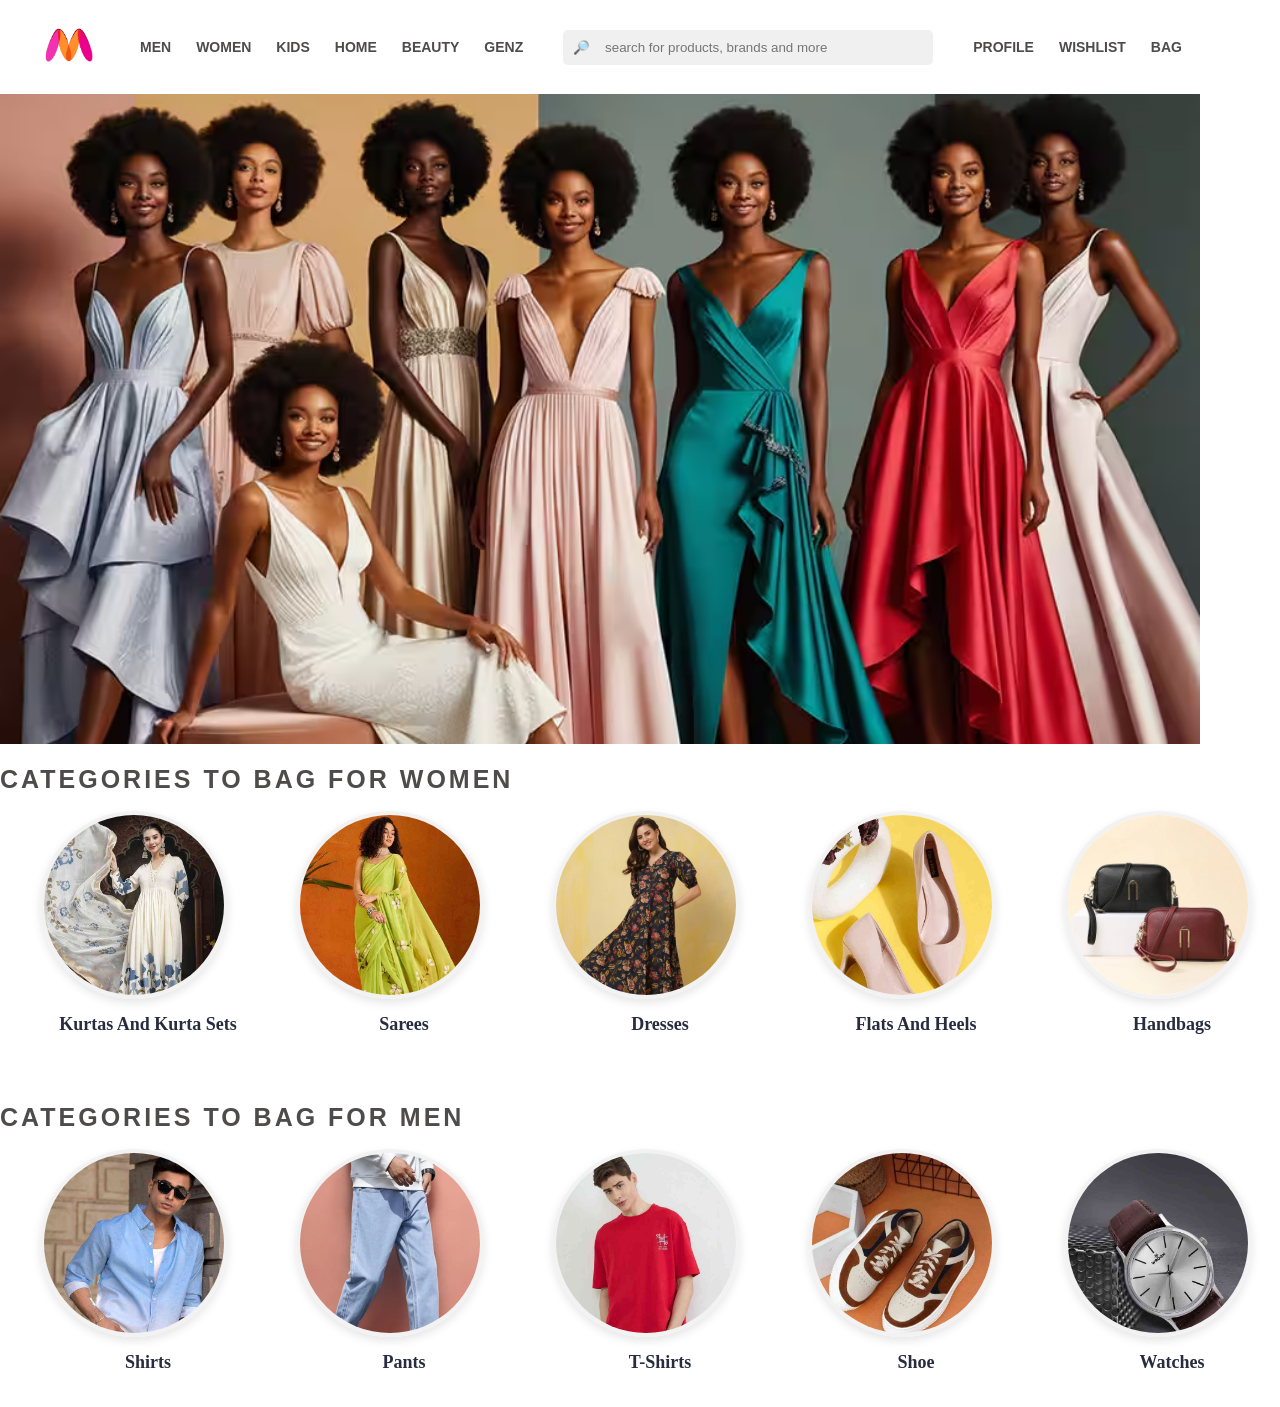
<file: index.html>
<!DOCTYPE html>
<html lang="en">
<head>
    <meta charset="UTF-8">
    <meta name="viewport" content="width=device-width, initial-scale=1.0">
    <title>Myntra</title>
    <link rel="icon" type="image/png" href="pics/myntra_logo.jpg">
    <link rel="stylesheet" href="index.css">
</head>
<body>

    <!-- header -->
    <header class="navbar">
    <div>
     <a href="index.html">
     <img class="logo"  src="pics/myntra_logo.jpg">
     </a>
     </div>


     <ul class="nav-links">
        <li><a href="#">Men</a></li>
        <li><a href="women.html">Women</a></li>
        <li><a href="#">Kids</a></li>
        <li><a href="#">Home</a></li>
        <li><a href="#">Beauty</a></li>
        <li><a href="#">Genz</a></li>
     </ul>


     <input class="searchBar" type="text" placeholder= "🔎    search for products, brands and more">
     <ul class="nav-links">
        <li><a href="profile/pro.html">Profile</a></li>
        <li><a href="#">Wishlist</a></li>
        <li><a href="#">Bag</a></li>
     </ul>
    </header>


<!-- main -->
    <main>
        <!-- Women -->
        <div>
            <img class="group" src="pics/horizontal-logo.jpg">
        </div>

        
        <div class="categories-pad">
        <h1>Categories to Bag for Women</h1>

        
        <div class="categories-class">
            <ul class="categories">
         <div>
            <div class="circle">
                <li><a href="categories/women/kurta.html"><img class="pic" src="pics/kurta-logo.jpg"></a></li>
             </div>
         <p>Kurtas And Kurta Sets</p>
        </div>


        <div class="categories-class">
            <div class="circle">
                <li><a href="categories/women/sarees.html"><img class="pic" src="pics/sarees-logo.jpg"></a></li>
            </div>
        <p>Sarees</p>
        </div>


        <div class="categories-class">
            <div class="circle">
                <li><a href="categories/women/dresses.html"><img class="pic" src="pics/dresses.webp"></a></li>
            </div>
        <p>Dresses</p>
         </div>


        <div class="categories-class">
            <div class="circle">
                <li><a href="categories/women/flats.html"><img class="pic" src="pics/flats-logo.jpg"></a></li>
            </div>
        <p>Flats And Heels</p>
        </div>


        <div class="categories-class">
            <div class="circle">
                <li><a href="categories/women/handbags.html"><img class="pic" src="pics/handbags-logo.webp"></a></li>
            </div>
        <p>Handbags</p>
        </div>
            </ul>
     </div>

<br>
     <!-- Men -->

        <div class="categories-pad">
        <h1>Categories to Bag for Men</h1>

        
        <div class="categories-class">
            <ul class="categories">
         <div>
            <div class="circle">
                <li><a href="categories/Men/shirts.html"><img class="pic" src="pics/shirts-logo.jpg"></a></li>
             </div>
         <p>Shirts</p>
        </div>


        <div class="categories-class">
            <div class="circle">
                <li><a href="categories/Men/pants.html"><img class="pic" src="pics/jeans-logo.jpg"></a></li>
            </div>
        <p>Pants</p>
        </div>


        <div class="categories-class">
            <div class="circle">
                <li><a href="categories/Men/t-shirts.html"><img class="pic" src="pics/t-shirts-logo.jpg"></a></li>
            </div>
        <p>T-Shirts</p>
         </div>


        <div class="categories-class">
            <div class="circle">
                <li><a href="categories/Men/shoe.html"><img class="pic" src="pics/shoe-logo.jpg"></a></li>
            </div>
        <p>Shoe</p>
        </div>


        <div class="categories-class">
            <div class="circle">
                <li><a href="categories/Men/watches.html"><img class="pic" src="pics/watches-logo.jpg"></a></li>
            </div>
        <p>Watches</p>
        </div>
            </ul>
     </div>

    </main>
    <script src="scripts/myntra.js"></script>
</body>
</html>
</file>
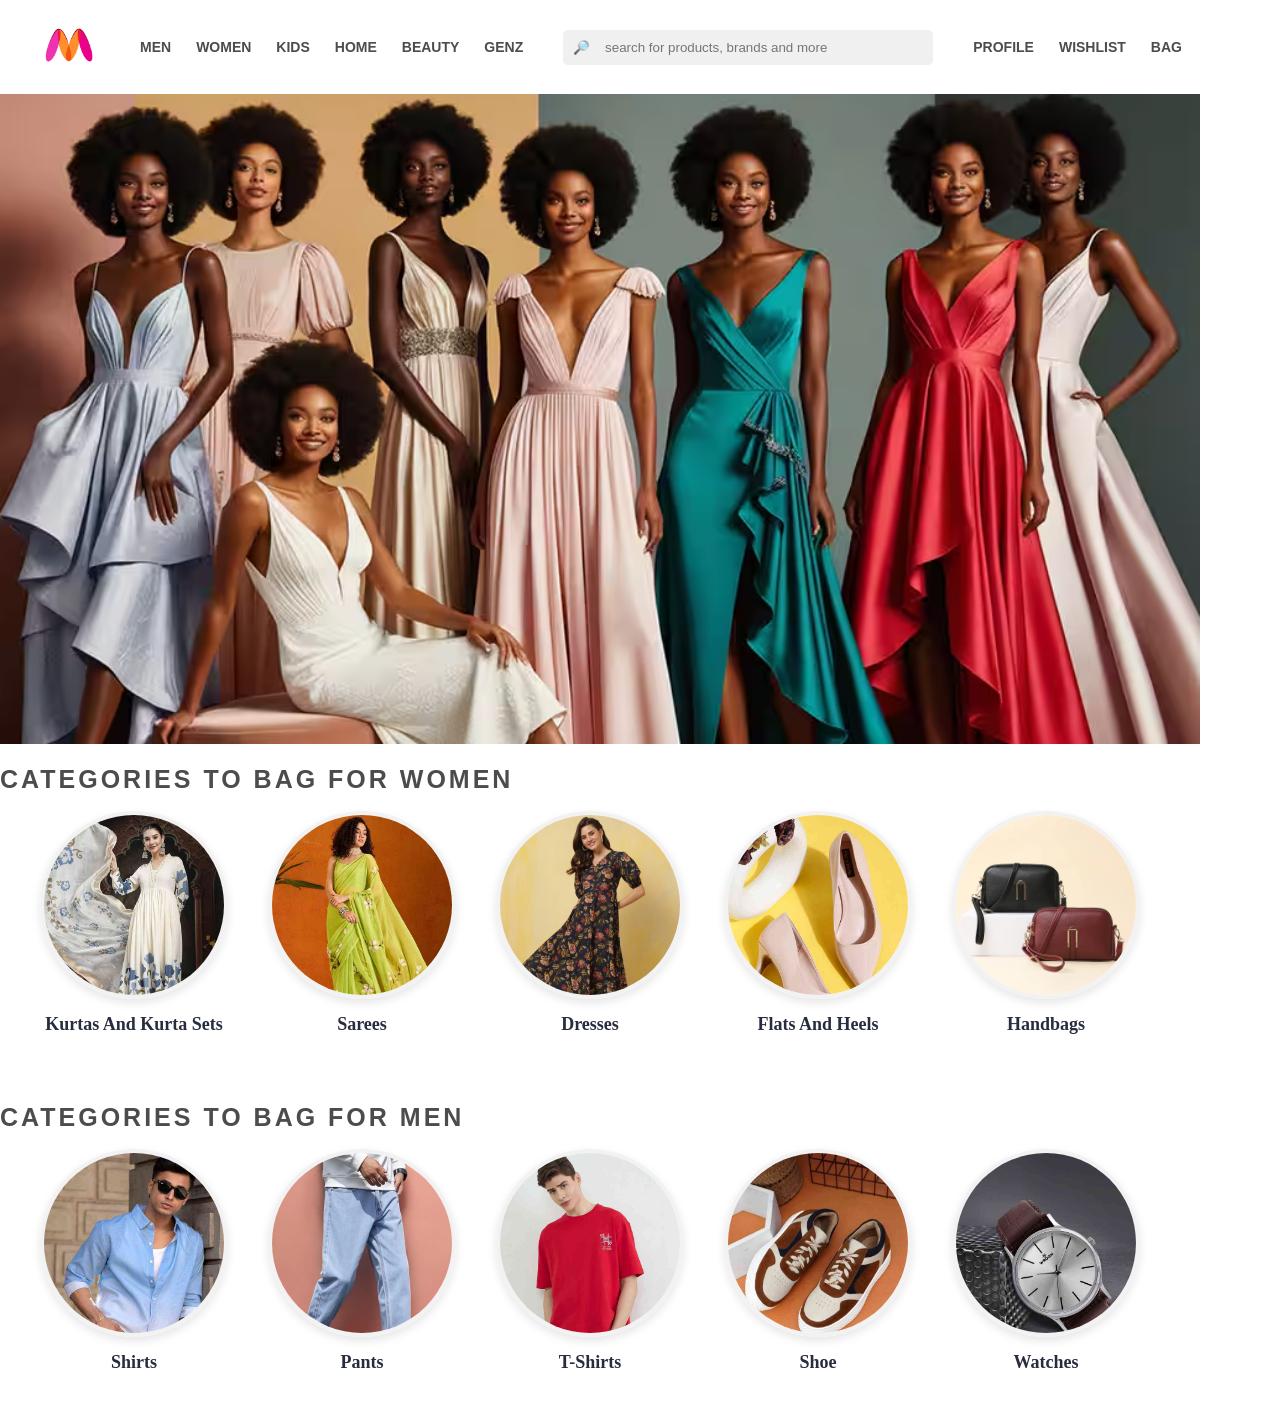
<file: myntra.html>
<!DOCTYPE html>
<html lang="en">
<head>
    <meta charset="UTF-8">
    <meta name="viewport" content="width=device-width, initial-scale=1.0">
    <title>Myntra</title>
    <link rel="icon" type="image/png" href="pics/myntra_logo.jpg">
    <link rel="stylesheet" href="myntra.css">
</head>
<body>

    <!-- header -->
    <header class="navbar">
    <div>
     <a href="myntra.html">
     <img class="logo"  src="pics/myntra_logo.jpg">
     </a>
     </div>


     <ul class="nav-links">
        <li><a href="#">Men</a></li>
        <li><a href="women.html">Women</a></li>
        <li><a href="#">Kids</a></li>
        <li><a href="#">Home</a></li>
        <li><a href="#">Beauty</a></li>
        <li><a href="#">Genz</a></li>
     </ul>


     <input class="searchBar" type="text" placeholder= "🔎    search for products, brands and more">
     <ul class="nav-links">
        <li><a href="#">Profile</a></li>
        <li><a href="#">Wishlist</a></li>
        <li><a href="#">Bag</a></li>
     </ul>
    </header>


<!-- main -->
    <main>
        <!-- Women -->
        <div>
            <img class="group" src="pics/horizontal-logo.jpg">
        </div>

        
        <div class="categories-pad">
        <h1>Categories to Bag for Women</h1>

        
        <div class="categories-class">
            <ul class="categories">
         <div>
            <div class="circle">
                <li><a href="categories/women/kurta.html"><img class="pic" src="pics/kurta-logo.jpg"></a></li>
             </div>
         <p>Kurtas And Kurta Sets</p>
        </div>


        <div class="categories-class">
            <div class="circle">
                <li><a href="categories/women/sarees.html"><img class="pic" src="pics/sarees-logo.jpg"></a></li>
            </div>
        <p>Sarees</p>
        </div>


        <div class="categories-class">
            <div class="circle">
                <li><a href="categories/women/dresses.html"><img class="pic" src="pics/dresses.webp"></a></li>
            </div>
        <p>Dresses</p>
         </div>


        <div class="categories-class">
            <div class="circle">
                <li><a href="categories/women/flats.html"><img class="pic" src="pics/flats-logo.jpg"></a></li>
            </div>
        <p>Flats And Heels</p>
        </div>


        <div class="categories-class">
            <div class="circle">
                <li><a href="categories/women/handbags.html"><img class="pic" src="pics/handbags-logo.webp"></a></li>
            </div>
        <p>Handbags</p>
        </div>
            </ul>
     </div>

<br>
     <!-- Men -->

        <div class="categories-pad">
        <h1>Categories to Bag for Men</h1>

        
        <div class="categories-class">
            <ul class="categories">
         <div>
            <div class="circle">
                <li><a href="categories/Men/shirts.html"><img class="pic" src="pics/shirts-logo.jpg"></a></li>
             </div>
         <p>Shirts</p>
        </div>


        <div class="categories-class">
            <div class="circle">
                <li><a href="categories/Men/pants.html"><img class="pic" src="pics/jeans-logo.jpg"></a></li>
            </div>
        <p>Pants</p>
        </div>


        <div class="categories-class">
            <div class="circle">
                <li><a href="categories/Men/t-shirts.html"><img class="pic" src="pics/t-shirts-logo.jpg"></a></li>
            </div>
        <p>T-Shirts</p>
         </div>


        <div class="categories-class">
            <div class="circle">
                <li><a href="categories/Men/shoe.html"><img class="pic" src="pics/shoe-logo.jpg"></a></li>
            </div>
        <p>Shoe</p>
        </div>


        <div class="categories-class">
            <div class="circle">
                <li><a href="categories/Men/watches.html"><img class="pic" src="pics/watches-logo.jpg"></a></li>
            </div>
        <p>Watches</p>
        </div>
            </ul>
     </div>

    </main>
    <script src="scripts/myntra.js"></script>
</body>
</html>
</file>
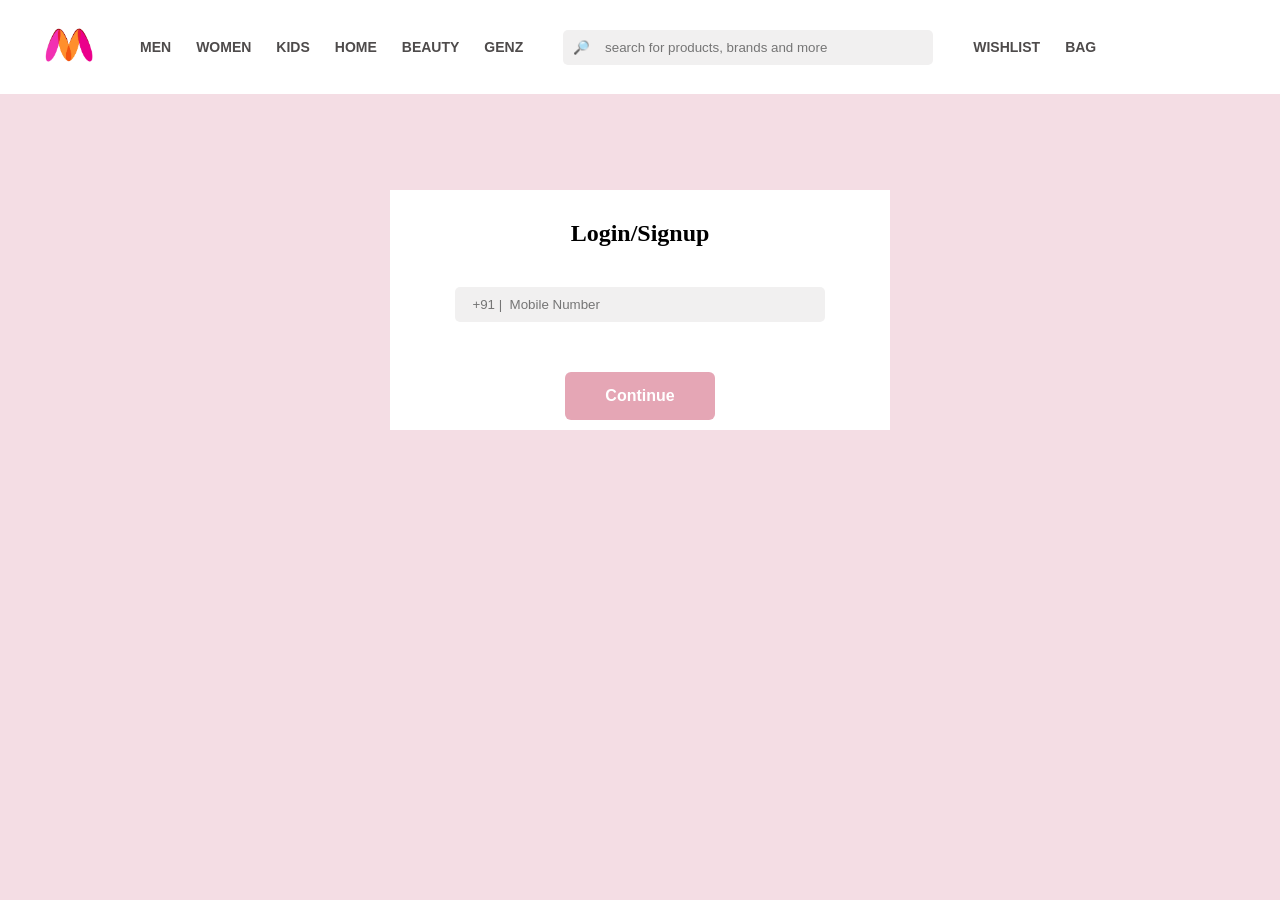
<file: profile/pro.html>
<!DOCTYPE html>
<html lang="en">
<head>
    <meta charset="UTF-8">
    <meta name="viewport" content="width=device-width, initial-scale=1.0">
    <title>Profile</title>
    <link rel="icon" type="image/png" href="../pics/myntra_logo.jpg">
    <link rel="stylesheet" href="pro.css">
</head>
<body>

    <header class="navbar">
    <div>
     <a href="../index.html">
     <img class="logo"  src="../pics/myntra_logo.jpg">
     </a>
     </div>


     <ul class="nav-links">
        <li><a href="#">Men</a></li>
        <li><a href="women.html">Women</a></li>
        <li><a href="#">Kids</a></li>
        <li><a href="#">Home</a></li>
        <li><a href="#">Beauty</a></li>
        <li><a href="#">Genz</a></li>
     </ul>

     
     <input class="searchBar" type="text" placeholder= "🔎    search for products, brands and more">
     <ul class="nav-links">
        <li><a href="#">Wishlist</a></li>
        <li><a href="#">Bag</a></li>
     </ul>
    </header>
    <main>
    <form class="start">
        <div class = "details">
            <h2>Login/Signup</h2>
        </div>
     <div class="details">
       <input class="bar" type="text" placeholder="  +91 |  Mobile Number">
        </div>
        <div class="details">
            <button class="login-btn">Continue</button>
        </div>
        
    </form>
    </main>
</body>
</html>
</file>
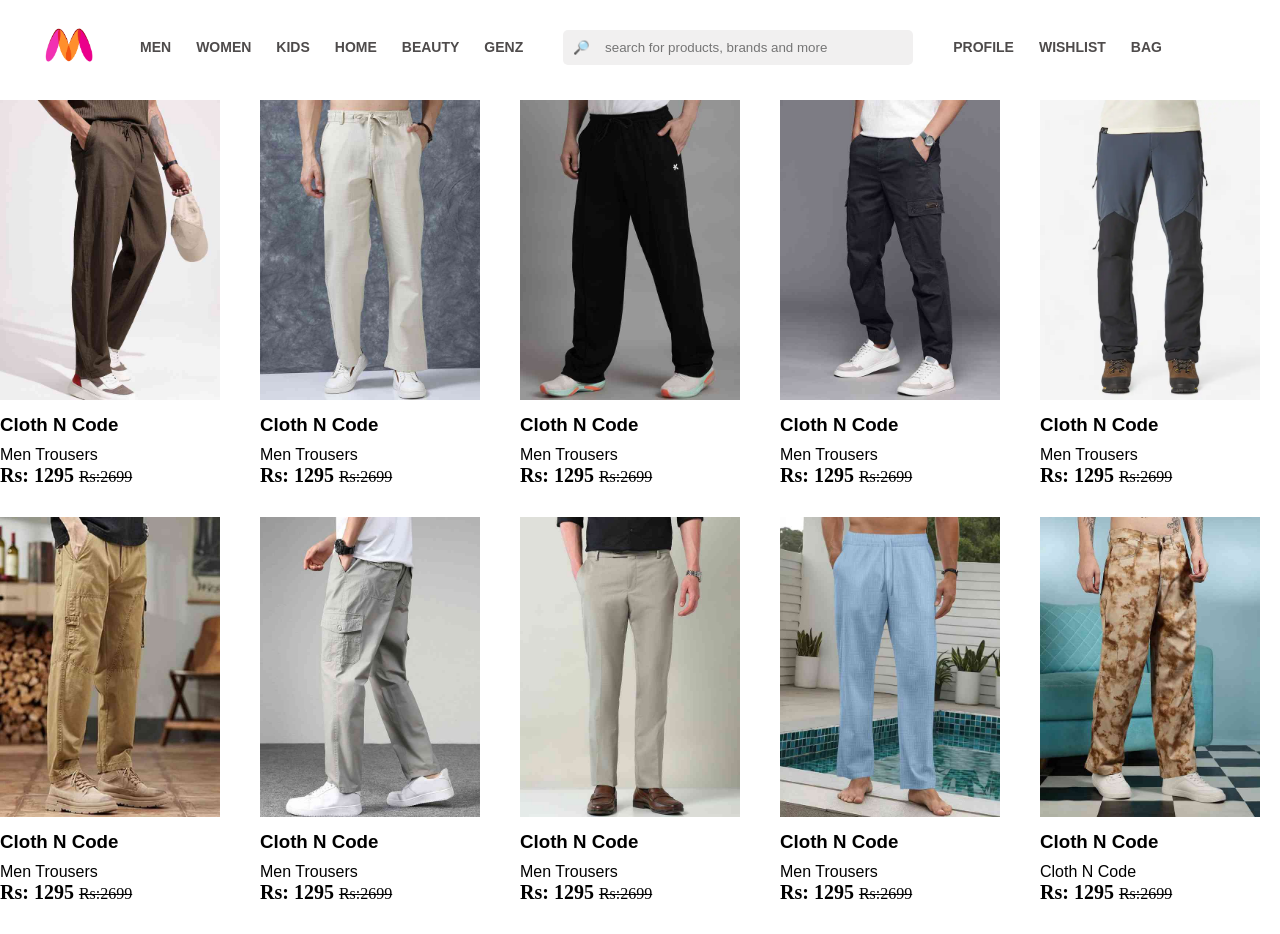
<file: categories/Men/pants.html>
<!DOCTYPE html>
<html lang="en">
<head>
    <meta charset="UTF-8">
    <meta name="viewport" content="width=device-width, initial-scale=1.0">
    <title>Pants</title>
    <link rel="icon" type="image/png" href="../../pics/myntra_logo.jpg">
    <link rel="stylesheet" href="pants.css">
</head>
<body>
    <!-- header -->
     <header class="navbar">
    <div>
     <a href="../../myntra.html">
     <img class="logo" src="../../pics/myntra_logo.jpg">
     </a>
     </div>


     <ul class="nav-links">
        <li><a href="#">Men</a></li>
        <li><a href="Home/women.html">Women</a></li>
        <li><a href="#">Kids</a></li>
        <li><a href="#">Home</a></li>
        <li><a href="#">Beauty</a></li>
        <li><a href="#">Genz</a></li>
     </ul>


     <input class="searchBar" type="text" placeholder= "🔎    search for products, brands and more">
     <ul class="nav-links">
        <li><a href="#">Profile</a></li>
        <li><a href="#">Wishlist</a></li>
        <li><a href="#">Bag</a></li>
     </ul>
    </header>

    <!-- main -->
<main>
    <ul class="PantList first">
        <div>
            <div>
                <li><img src="../../pics/pant1.jpg"></li>
            </div>
        <h3>Cloth N Code</h3>
        <p>Men Trousers</p>
       <span class="rp">Rs: 1295 </span>
       <span class="mark">Rs:2699</span>
        </div>
        

         <div>
            <div>
                <li><img src="../../pics/pant2.jpg"></li>
            </div>
         <h3>Cloth N Code</h3>
        <p>Men Trousers</p>
       <span class="rp">Rs: 1295 </span>
       <span class="mark">Rs:2699</span>
        </div>


         <div>
            <div>
                <li><img src="../../pics/pant3.jpg"></li>
            </div>
          <h3>Cloth N Code</h3>
        <p>Men Trousers</p>
       <span class="rp">Rs: 1295 </span>
       <span class="mark">Rs:2699</span>
        </div>


         <div>
            <div>
                <li><img src="../../pics/pant4.jpg"></li>
            </div>
          <h3>Cloth N Code</h3>
        <p>Men Trousers</p>
       <span class="rp">Rs: 1295 </span>
       <span class="mark">Rs:2699</span>
        </div>


         <div>
            <div>
                <li><img src="../../pics/pant5.jpg"></li>
            </div>
          <h3>Cloth N Code</h3>
        <p>Men Trousers</p>
       <span class="rp">Rs: 1295 </span>
       <span class="mark">Rs:2699</span>
        </div>

    </ul>

    <ul class="PantList">
             <div>
            <div>
                <li><img src="../../pics/pant6.jpg"></li>
            </div>
          <h3>Cloth N Code</h3>
        <p>Men Trousers</p>
       <span class="rp">Rs: 1295 </span>
       <span class="mark">Rs:2699</span>
        </div>

         <div>
            <div>
                <li><img src="../../pics/pant7.jpg"></li>
            </div>
          <h3>Cloth N Code</h3>
        <p>Men Trousers</p>
       <span class="rp">Rs: 1295 </span>
       <span class="mark">Rs:2699</span>
        </div>


         <div>
            <div>
                <li><img src="../../pics/pant8.jpg"></li>
            </div>
          <h3>Cloth N Code</h3>
        <p>Men Trousers</p>
       <span class="rp">Rs: 1295 </span>
       <span class="mark">Rs:2699</span>
        </div>


         <div>
            <div>
                <li><img src="../../pics/pant9.jpg"></li>
            </div>
         <h3>Cloth N Code</h3>
        <p>Men Trousers</p>
       <span class="rp">Rs: 1295 </span>
       <span class="mark">Rs:2699</span>
        </div>


         <div>
            <div>
                <li><img src="../../pics/pant10.jpg"></li>
            </div>
          <h3>Cloth N Code</h3>
        <p>Cloth N Code</p>
       <span class="rp">Rs: 1295 </span>
       <span class="mark">Rs:2699</span>
        </div>
    </ul>
</main>
</body>
</html>
</file>
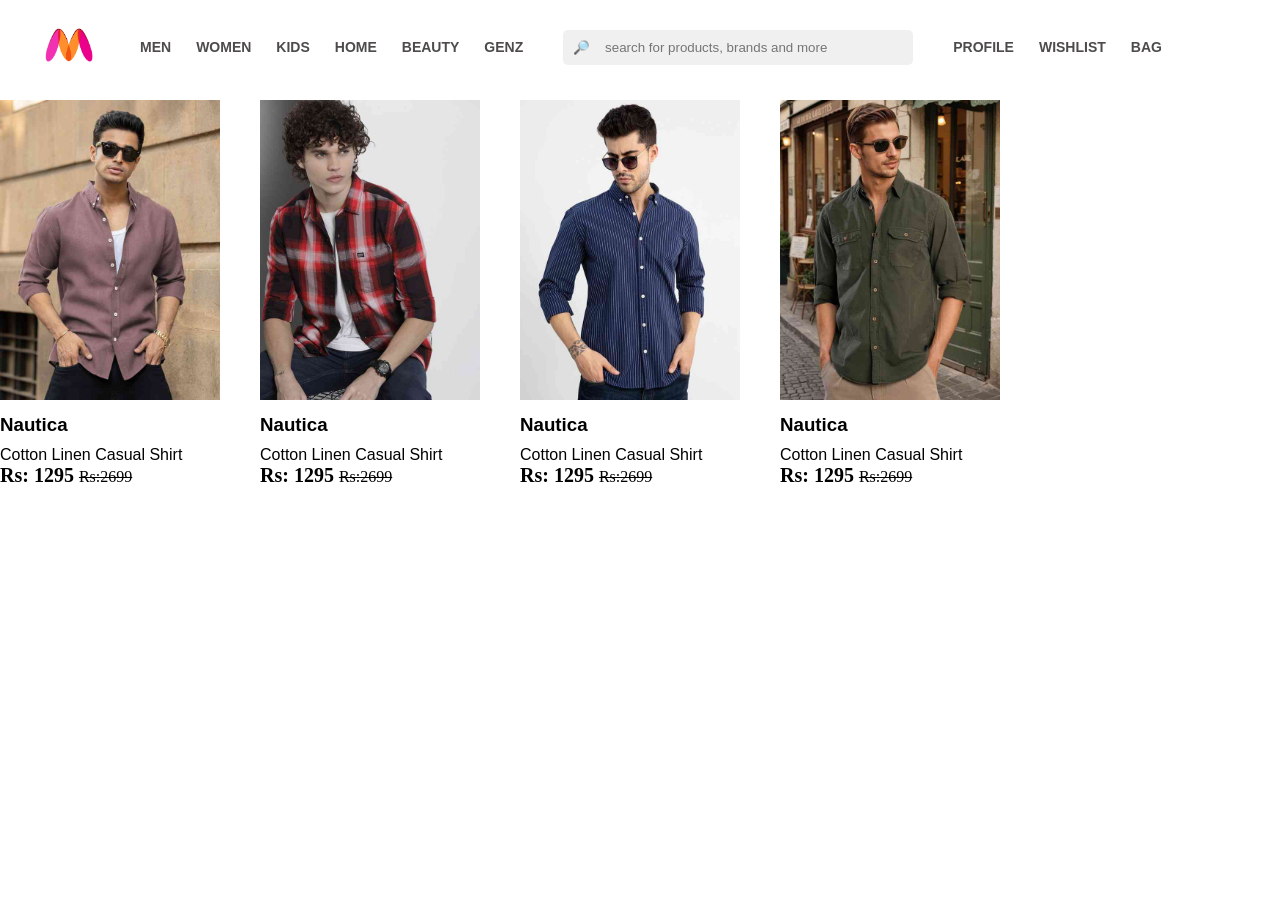
<file: categories/Men/shirts.html>
<!DOCTYPE html>
<html lang="en">
<head>
    <meta charset="UTF-8">
    <meta name="viewport" content="width=device-width, initial-scale=1.0">
    <title>kurta</title>
    <link rel="icon" type="image/png" href="../../pics/myntra_logo.jpg">
    <link rel="stylesheet" href="shirts.css">
</head>
<body>
    <!-- header -->
     <header class="navbar">
    <div>
     <a href="../../myntra.html">
     <img class="logo" src="../../pics/myntra_logo.jpg">
     </a>
     </div>


     <ul class="nav-links">
        <li><a href="#">Men</a></li>
        <li><a href="Home/women.html">Women</a></li>
        <li><a href="#">Kids</a></li>
        <li><a href="#">Home</a></li>
        <li><a href="#">Beauty</a></li>
        <li><a href="#">Genz</a></li>
     </ul>


     <input class="searchBar" type="text" placeholder= "🔎    search for products, brands and more">
     <ul class="nav-links">
        <li><a href="#">Profile</a></li>
        <li><a href="#">Wishlist</a></li>
        <li><a href="#">Bag</a></li>
     </ul>
    </header>

    <!-- main -->
<main>
    <ul class="ShirtsList first">
        <div>
            <div>
                <li><img src="../../pics/s1.jpg"></li>
            </div>
        <h3>Nautica</h3>
        <p>Cotton Linen Casual Shirt</p>
       <span class="rp">Rs: 1295 </span>
       <span class="mark">Rs:2699</span>
        </div>
        

         <div>
            <div>
                <li><img src="../../pics/s2.jpg"></li>
            </div>
         <h3>Nautica</h3>
        <p>Cotton Linen Casual Shirt</p>
       <span class="rp">Rs: 1295 </span>
       <span class="mark">Rs:2699</span>
        </div>


         <div>
            <div>
                <li><img src="../../pics/s3.jpg"></li>
            </div>
          <h3>Nautica</h3>
        <p>Cotton Linen Casual Shirt</p>
       <span class="rp">Rs: 1295 </span>
       <span class="mark">Rs:2699</span>
        </div>


         <div>
            <div>
                <li><img src="../../pics/s4.jpg"></li>
            </div>
          <h3>Nautica</h3>
        <p>Cotton Linen Casual Shirt</p>
       <span class="rp">Rs: 1295 </span>
       <span class="mark">Rs:2699</span>
        </div>
    </ul>
</main>
</body>
</html>
</file>
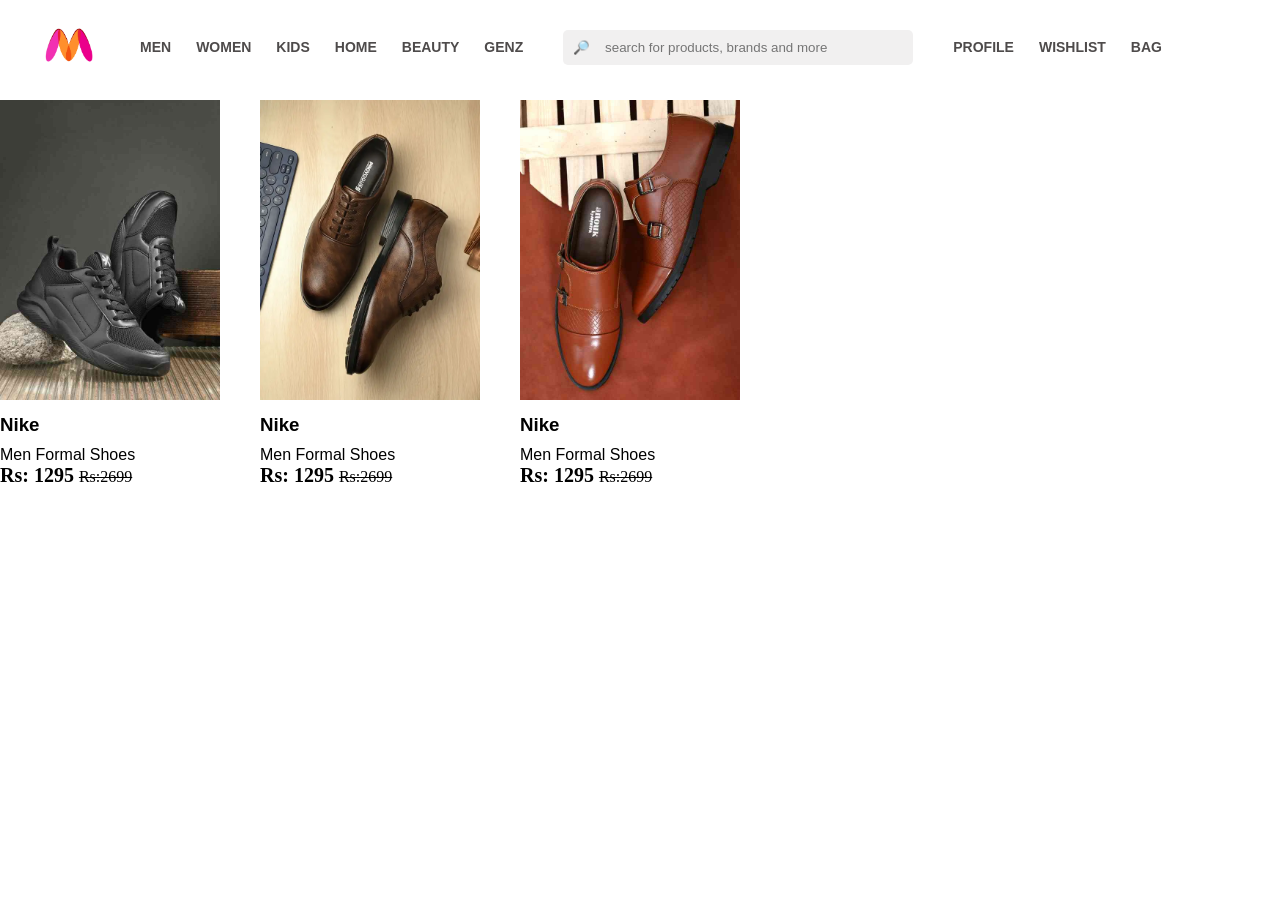
<file: categories/Men/shoe.html>
<!DOCTYPE html>
<html lang="en">
<head>
    <meta charset="UTF-8">
    <meta name="viewport" content="width=device-width, initial-scale=1.0">
    <title>Shoe</title>
    <link rel="icon" type="image/png" href="../../pics/myntra_logo.jpg">
    <link rel="stylesheet" href="shoe.css">
</head>
<body>
    <!-- header -->
     <header class="navbar">
    <div>
     <a href="../../myntra.html">
     <img class="logo" src="../../pics/myntra_logo.jpg">
     </a>
     </div>


     <ul class="nav-links">
        <li><a href="#">Men</a></li>
        <li><a href="Home/women.html">Women</a></li>
        <li><a href="#">Kids</a></li>
        <li><a href="#">Home</a></li>
        <li><a href="#">Beauty</a></li>
        <li><a href="#">Genz</a></li>
     </ul>


     <input class="searchBar" type="text" placeholder= "🔎    search for products, brands and more">
     <ul class="nav-links">
        <li><a href="#">Profile</a></li>
        <li><a href="#">Wishlist</a></li>
        <li><a href="#">Bag</a></li>
     </ul>
    </header>

    <!-- main -->
<main>
    <ul class="ShoeList first">
        <div>
            <div>
                <li><img src="../../pics/sh1.jpg"></li>
            </div>
        <h3>Nike</h3>
        <p>Men Formal Shoes</p>
       <span class="rp">Rs: 1295 </span>
       <span class="mark">Rs:2699</span>
        </div>
        

         <div>
            <div>
                <li><img src="../../pics/sh2.jpg"></li>
            </div>
         <h3>Nike</h3>
        <p>Men Formal Shoes</p>
       <span class="rp">Rs: 1295 </span>
       <span class="mark">Rs:2699</span>
        </div>


         <div>
            <div>
                <li><img src="../../pics/sh3.jpg"></li>
            </div>
          <h3>Nike</h3>
        <p>Men Formal Shoes</p>
       <span class="rp">Rs: 1295 </span>
       <span class="mark">Rs:2699</span>
        </div>
    </ul>
</main>
</body>
</html>
</file>
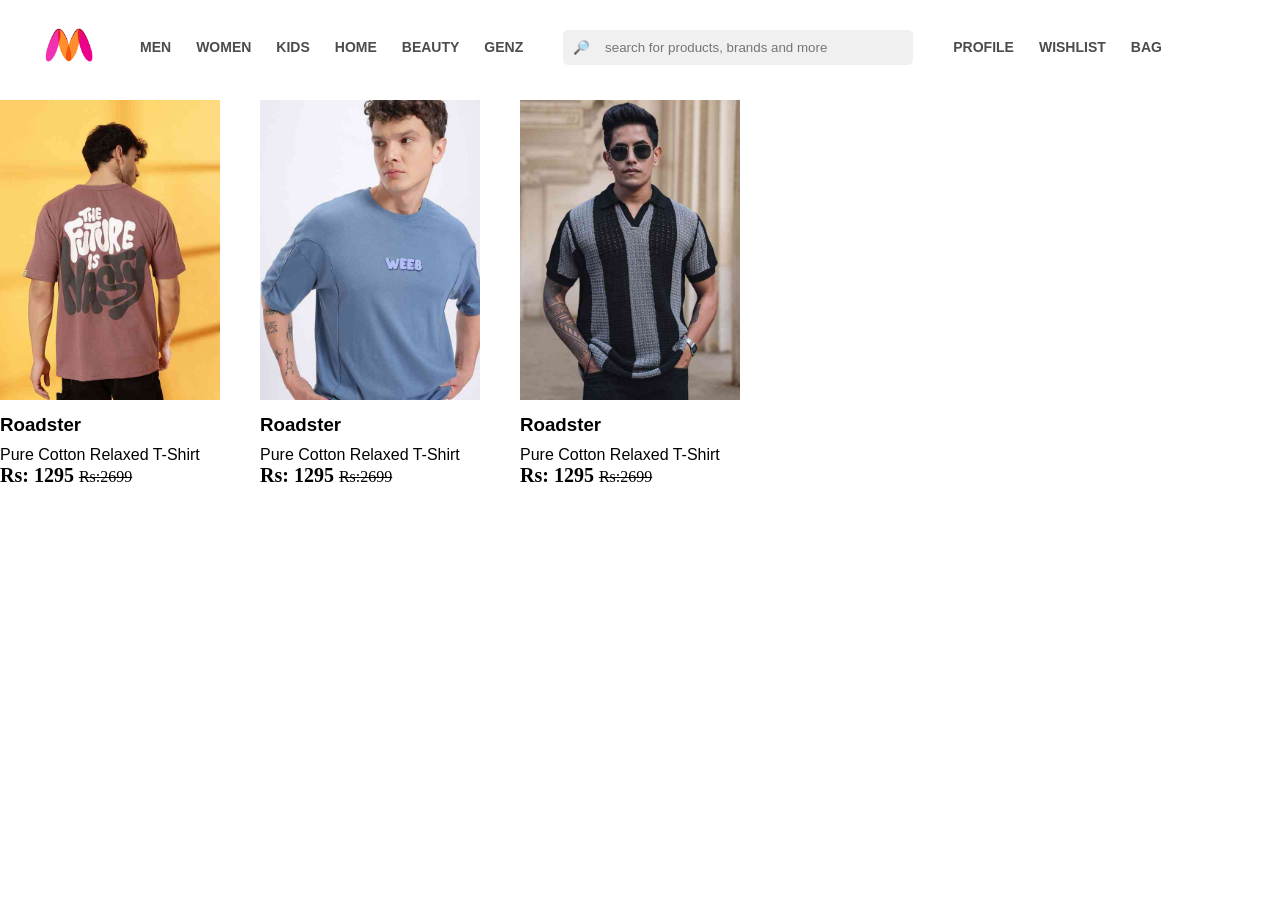
<file: categories/Men/t-shirts.html>
<!DOCTYPE html>
<html lang="en">
<head>
    <meta charset="UTF-8">
    <meta name="viewport" content="width=device-width, initial-scale=1.0">
    <title>T-Shirts</title>
    <link rel="icon" type="image/png" href="../../pics/myntra_logo.jpg">
    <link rel="stylesheet" href="t-shirts.css">
</head>
<body>
    <!-- header -->
     <header class="navbar">
    <div>
     <a href="../../myntra.html">
     <img class="logo" src="../../pics/myntra_logo.jpg">
     </a>
     </div>


     <ul class="nav-links">
        <li><a href="#">Men</a></li>
        <li><a href="Home/women.html">Women</a></li>
        <li><a href="#">Kids</a></li>
        <li><a href="#">Home</a></li>
        <li><a href="#">Beauty</a></li>
        <li><a href="#">Genz</a></li>
     </ul>


     <input class="searchBar" type="text" placeholder= "🔎    search for products, brands and more">
     <ul class="nav-links">
        <li><a href="#">Profile</a></li>
        <li><a href="#">Wishlist</a></li>
        <li><a href="#">Bag</a></li>
     </ul>
    </header>

    <!-- main -->
<main>
    <ul class="TShirtsList first">
        <div>
            <div>
                <li><img src="../../pics/t1.jpg"></li>
            </div>
        <h3>Roadster</h3>
        <p>Pure Cotton Relaxed T-Shirt</p>
       <span class="rp">Rs: 1295 </span>
       <span class="mark">Rs:2699</span>
        </div>
        

         <div>
            <div>
                <li><img src="../../pics/t2.jpg"></li>
            </div>
         <h3>Roadster</h3>
        <p>Pure Cotton Relaxed T-Shirt</p>
       <span class="rp">Rs: 1295 </span>
       <span class="mark">Rs:2699</span>
        </div>


         <div>
            <div>
                <li><img src="../../pics/t3.jpg"></li>
            </div>
          <h3>Roadster</h3>
        <p>Pure Cotton Relaxed T-Shirt</p>
       <span class="rp">Rs: 1295 </span>
       <span class="mark">Rs:2699</span>
        </div>
    </ul>
</main>
</body>
</html>
</file>
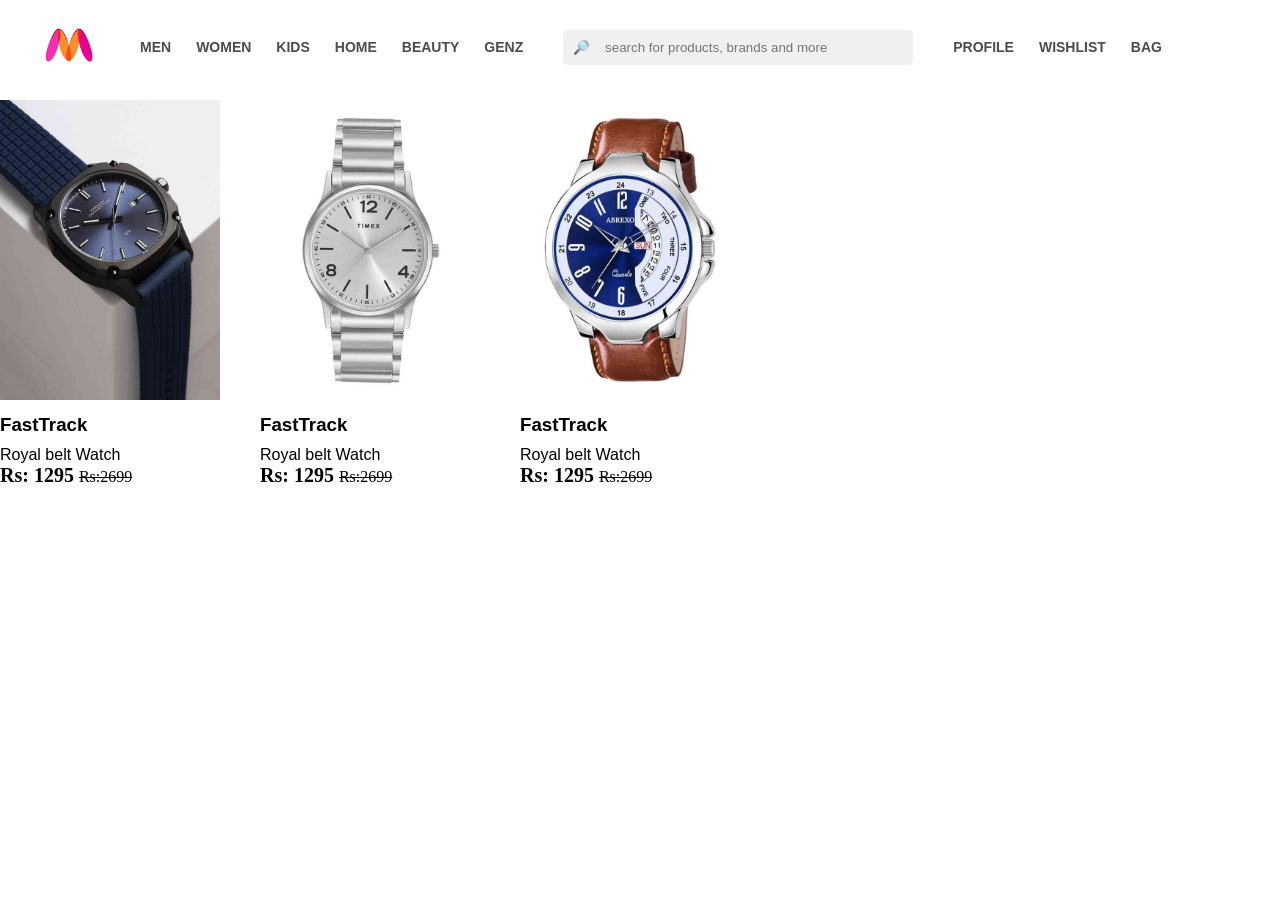
<file: categories/Men/watches.html>
<!DOCTYPE html>
<html lang="en">
<head>
    <meta charset="UTF-8">
    <meta name="viewport" content="width=device-width, initial-scale=1.0">
    <title>Watches</title>
    <link rel="icon" type="image/png" href="../../pics/myntra_logo.jpg">
    <link rel="stylesheet" href="watches.css">
</head>
<body>
    <!-- header -->
     <header class="navbar">
    <div>
     <a href="../../myntra.html">
     <img class="logo" src="../../pics/myntra_logo.jpg">
     </a>
     </div>


     <ul class="nav-links">
        <li><a href="#">Men</a></li>
        <li><a href="Home/women.html">Women</a></li>
        <li><a href="#">Kids</a></li>
        <li><a href="#">Home</a></li>
        <li><a href="#">Beauty</a></li>
        <li><a href="#">Genz</a></li>
     </ul>


     <input class="searchBar" type="text" placeholder= "🔎    search for products, brands and more">
     <ul class="nav-links">
        <li><a href="#">Profile</a></li>
        <li><a href="#">Wishlist</a></li>
        <li><a href="#">Bag</a></li>
     </ul>
    </header>

    <!-- main -->
<main>
    <ul class="WatchesList first">
        <div>
            <div>
                <li><img src="../../pics/w1.jpg"></li>
            </div>
        <h3>FastTrack</h3>
        <p>Royal belt Watch</p>
       <span class="rp">Rs: 1295 </span>
       <span class="mark">Rs:2699</span>
        </div>
        

         <div>
            <div>
                <li><img src="../../pics/w2.jpg"></li>
            </div>
         <h3>FastTrack</h3>
        <p>Royal belt Watch</p>
       <span class="rp">Rs: 1295 </span>
       <span class="mark">Rs:2699</span>
        </div>


         <div>
            <div>
                <li><img src="../../pics/w3.jpg"></li>
            </div>
          <h3>FastTrack</h3>
        <p>Royal belt Watch</p>
       <span class="rp">Rs: 1295 </span>
       <span class="mark">Rs:2699</span>
        </div>
    </ul>
</main>
</body>
</html>
</file>
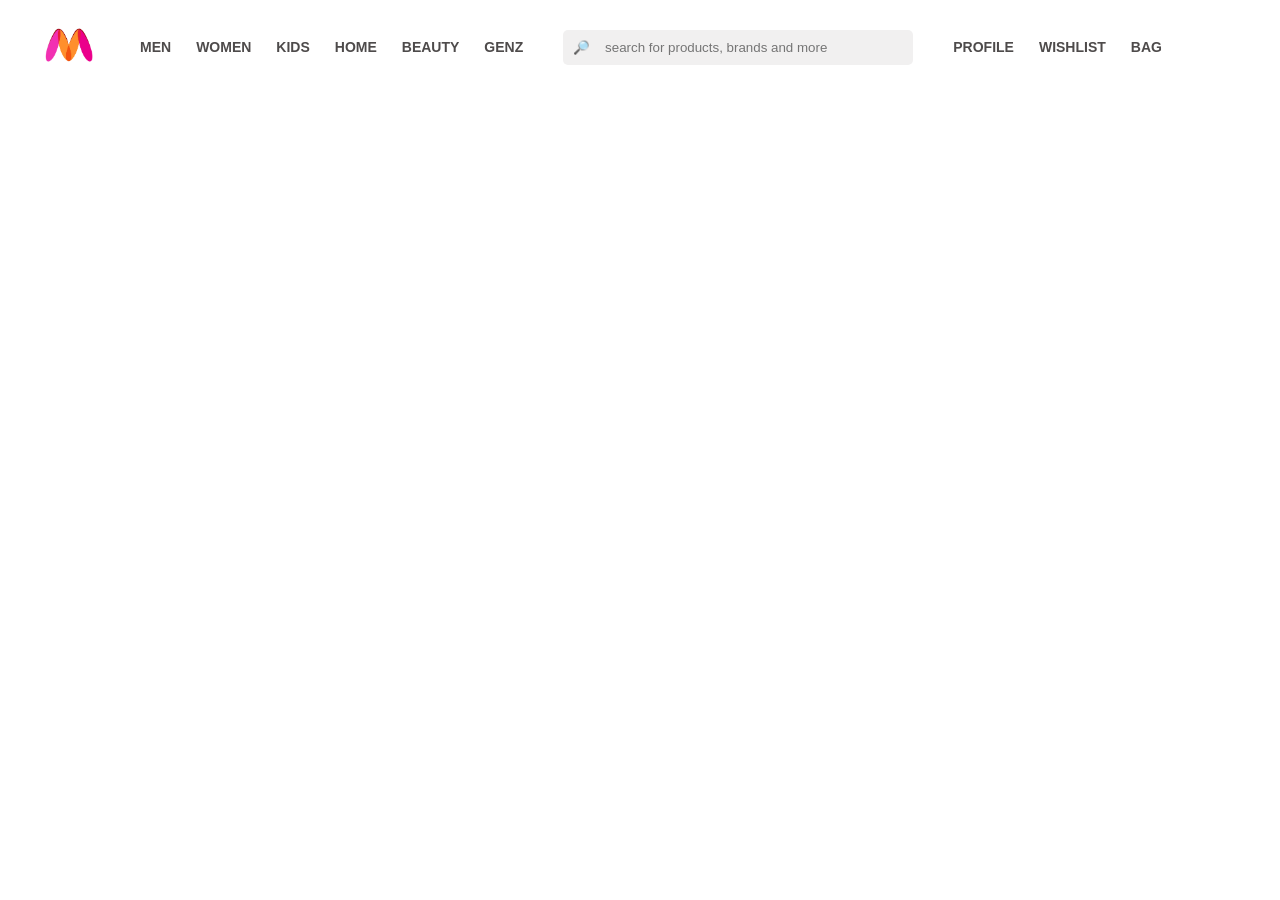
<file: categories/women/dresses.html>
<!DOCTYPE html>
<html lang="en">
<head>
    <meta charset="UTF-8">
    <meta name="viewport" content="width=device-width, initial-scale=1.0">
    <title>Dresses</title>
    <link rel="icon" type="image/png" href="../../pics/myntra_logo.jpg">
    <link rel="stylesheet" href="dresses.css">
</head>
<body>
    <!-- header -->
     <header class="navbar">
    <div>
     <a href="../../index.html">
     <img class="logo" src="../../pics/myntra_logo.jpg">
     </a>
     </div>


     <ul class="nav-links">
        <li><a href="#">Men</a></li>
        <li><a href="Home/women.html">Women</a></li>
        <li><a href="#">Kids</a></li>
        <li><a href="#">Home</a></li>
        <li><a href="#">Beauty</a></li>
        <li><a href="#">Genz</a></li>
     </ul>


     <input class="searchBar" type="text" placeholder= "🔎    search for products, brands and more">
     <ul class="nav-links">
        <li><a href="#">Profile</a></li>
        <li><a href="#">Wishlist</a></li>
        <li><a href="#">Bag</a></li>
     </ul>
    </header>

    <!-- main -->
<main>
    <ul class="DressesList first js-dresses">
    </ul>

    <ul class="DressesList">
    </ul>
</main>
<script src="../../scripts/dresses.js"></script>
</body>
</html>
</file>
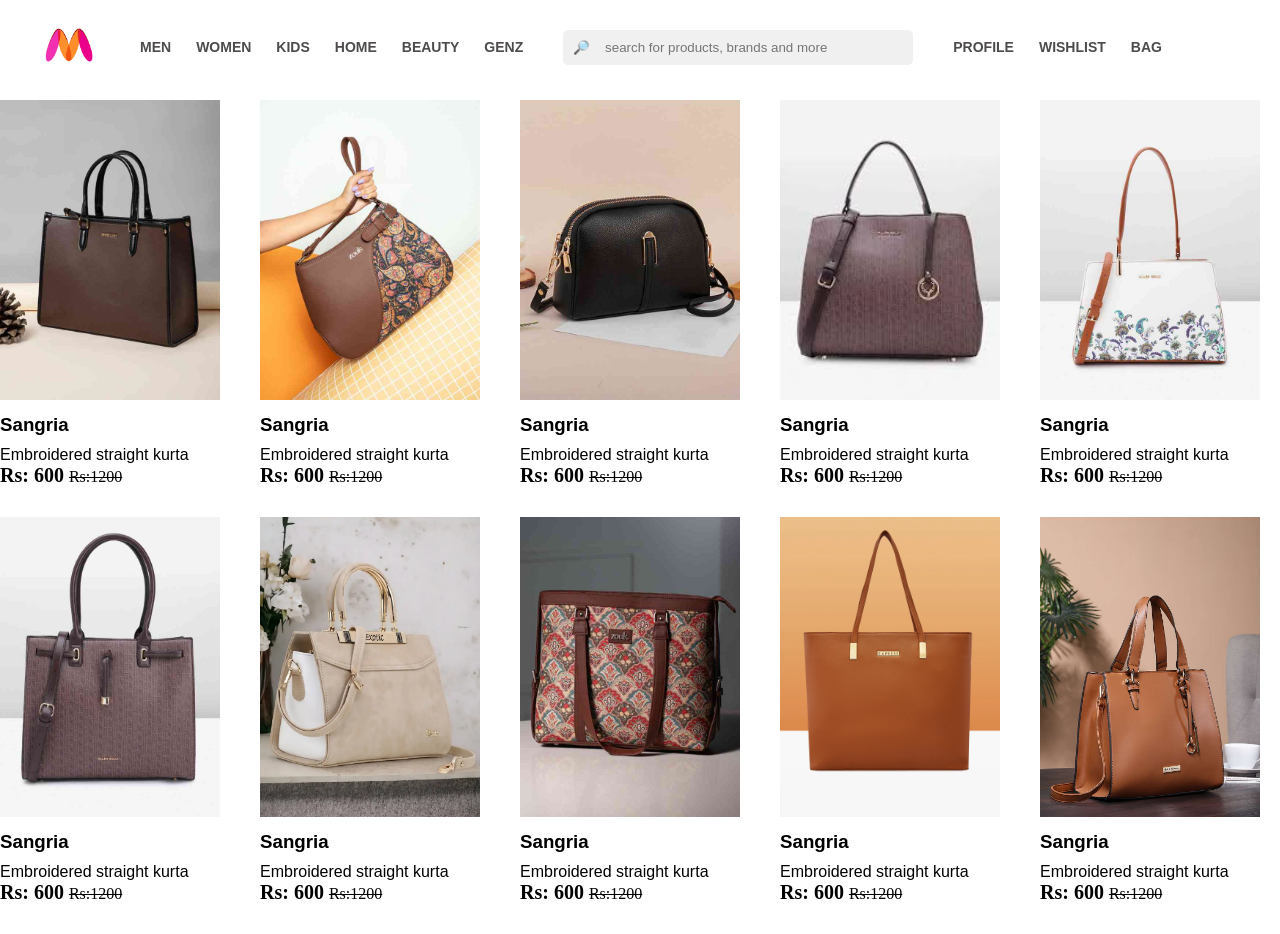
<file: categories/women/handbags.html>
<!DOCTYPE html>
<html lang="en">
<head>
    <meta charset="UTF-8">
    <meta name="viewport" content="width=device-width, initial-scale=1.0">
    <title>Handbags</title>
    <link rel="icon" type="image/png" href="../../pics/myntra_logo.jpg">
    <link rel="stylesheet" href="handbags.css">
</head>
<body>
    <!-- header -->
     <header class="navbar">
    
    <div>
    <a href="../../index.html">
     <img class="logo" src="../../pics/myntra_logo.jpg">
     </a>
     </div>


     <ul class="nav-links">
        <li><a href="#">Men</a></li>
        <li><a href="Home/women.html">Women</a></li>
        <li><a href="#">Kids</a></li>
        <li><a href="#">Home</a></li>
        <li><a href="#">Beauty</a></li>
        <li><a href="#">Genz</a></li>
     </ul>


     <input class="searchBar" type="text" placeholder= "🔎    search for products, brands and more">
     <ul class="nav-links">
        <li><a href="#">Profile</a></li>
        <li><a href="#">Wishlist</a></li>
        <li><a href="#">Bag</a></li>
     </ul>
    </header>

    <!-- main -->
<main>
    <ul class="BagsList first">
        <div>
            <div>
                <li><img src="../../pics/bag1.jpg"></li>
            </div>
        <h3>Sangria</h3>
        <p>Embroidered straight kurta</p>
       <span class="rp">Rs: 600 </span>
       <span class="mark">Rs:1200</span>
        </div>
        

         <div>
            <div>
                <li><img src="../../pics/bag2.jpg"></li>
            </div>
        <h3>Sangria</h3>
        <p>Embroidered straight kurta</p>
       <span class="rp">Rs: 600 </span>
       <span class="mark">Rs:1200</span>
        </div>


         <div>
            <div>
                <li><img src="../../pics/bag6.jpg"></li>
            </div>
         <h3>Sangria</h3>
        <p>Embroidered straight kurta</p>
       <span class="rp">Rs: 600 </span>
       <span class="mark">Rs:1200</span>
        </div>


         <div>
            <div>
                <li><img src="../../pics/bag4.jpg"></li>
            </div>
         <h3>Sangria</h3>
        <p>Embroidered straight kurta</p>
       <span class="rp">Rs: 600 </span>
       <span class="mark">Rs:1200</span>
        </div>


         <div>
            <div>
                <li><img src="../../pics/bag5.jpg"></li>
            </div>
         <h3>Sangria</h3>
        <p>Embroidered straight kurta</p>
       <span class="rp">Rs: 600 </span>
       <span class="mark">Rs:1200</span>
        </div>

    </ul>

    <ul class="BagsList">
             <div>
            <div>
                <li><img src="../../pics/bag3.jpg"></li>
            </div>
         <h3>Sangria</h3>
        <p>Embroidered straight kurta</p>
       <span class="rp">Rs: 600 </span>
       <span class="mark">Rs:1200</span>
        </div>

         <div>
            <div>
                <li><img src="../../pics/bag7.jpg"></li>
            </div>
         <h3>Sangria</h3>
        <p>Embroidered straight kurta</p>
       <span class="rp">Rs: 600 </span>
       <span class="mark">Rs:1200</span>
        </div>


         <div>
            <div>
                <li><img src="../../pics/bag8.jpg"></li>
            </div>
         <h3>Sangria</h3>
        <p>Embroidered straight kurta</p>
       <span class="rp">Rs: 600 </span>
       <span class="mark">Rs:1200</span>
        </div>


         <div>
            <div>
                <li><img src="../../pics/bag9.jpg"></li>
            </div>
         <h3>Sangria</h3>
        <p>Embroidered straight kurta</p>
       <span class="rp">Rs: 600 </span>
       <span class="mark">Rs:1200</span>
        </div>


         <div>
            <div>
                <li><img src="../../pics/bag10.jpg"></li>
            </div>
         <h3>Sangria</h3>
        <p>Embroidered straight kurta</p>
       <span class="rp">Rs: 600 </span>
       <span class="mark">Rs:1200</span>
        </div>
    </ul>
</main>
</body>
</html>
</file>
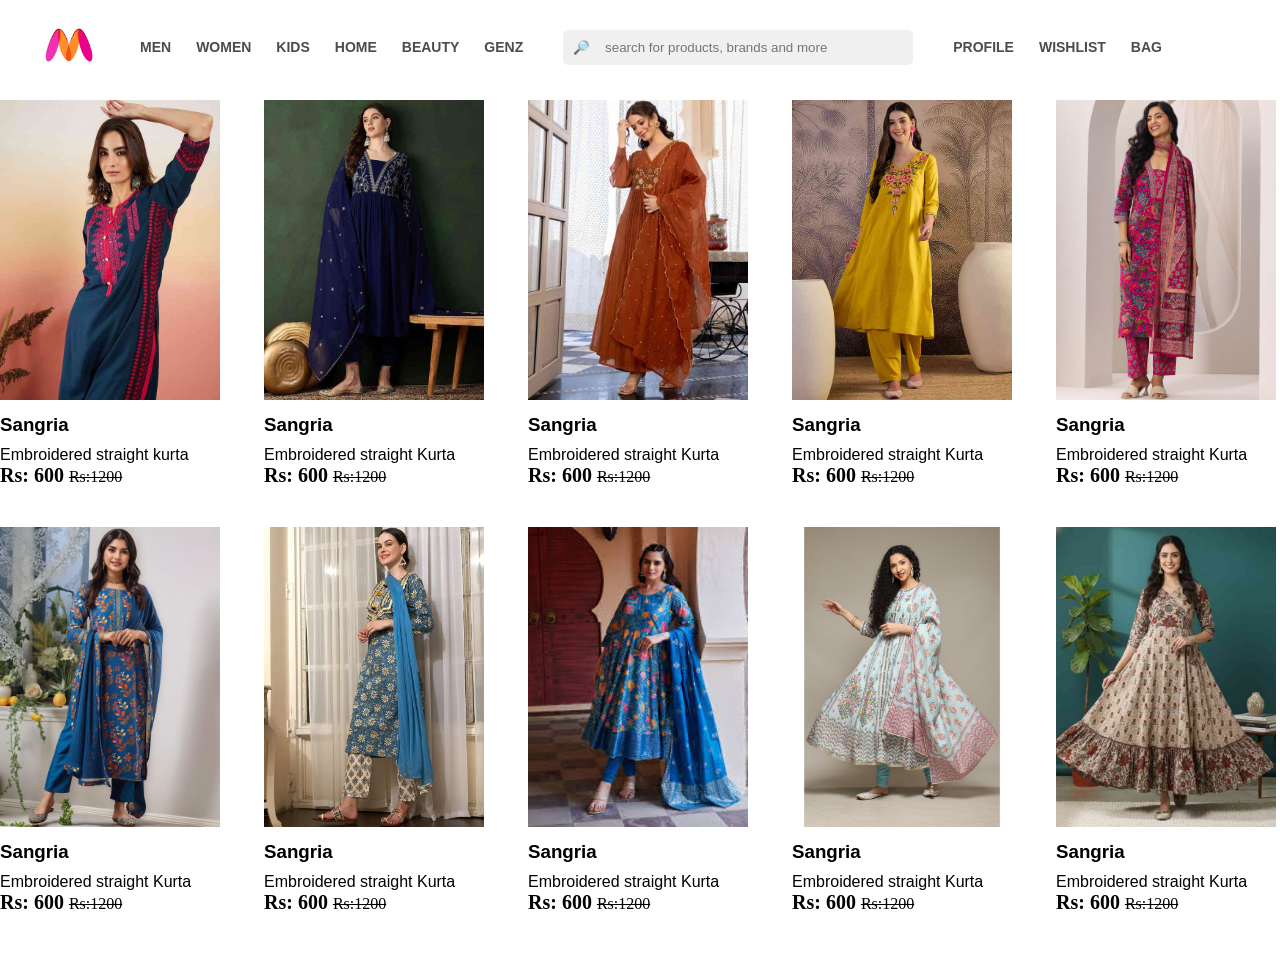
<file: categories/women/kurta.html>
<!DOCTYPE html>
<html lang="en">
<head>
    <meta charset="UTF-8">
    <meta name="viewport" content="width=device-width, initial-scale=1.0">
    <title>kurta</title>
    <link rel="icon" type="image/png" href="../../pics/myntra_logo.jpg">
    <link rel="stylesheet" href="kurta.css">
</head>
<body>
    <!-- header -->
     <header class="navbar">
    <div>
      <a href="../../index.html">
     <img class="logo" src="../../pics/myntra_logo.jpg">
     </a>
     </div>


     <ul class="nav-links">
        <li><a href="#">Men</a></li>
        <li><a href="Home/women.html">Women</a></li>
        <li><a href="#">Kids</a></li>
        <li><a href="#">Home</a></li>
        <li><a href="#">Beauty</a></li>
        <li><a href="#">Genz</a></li>
     </ul>


     <input class="searchBar" type="text" placeholder= "🔎    search for products, brands and more">
     <ul class="nav-links">
        <li><a href="#">Profile</a></li>
        <li><a href="#">Wishlist</a></li>
        <li><a href="#">Bag</a></li>
     </ul>
    </header>

    <!-- main -->
<main>
    <ul class="kurtaList first js-kurta">
    </ul>

    <ul class="kurtaList js-kurta">
    </ul>
</main>
<script src="../../scripts/kurta.js"></script>
</body>
</html>
</file>
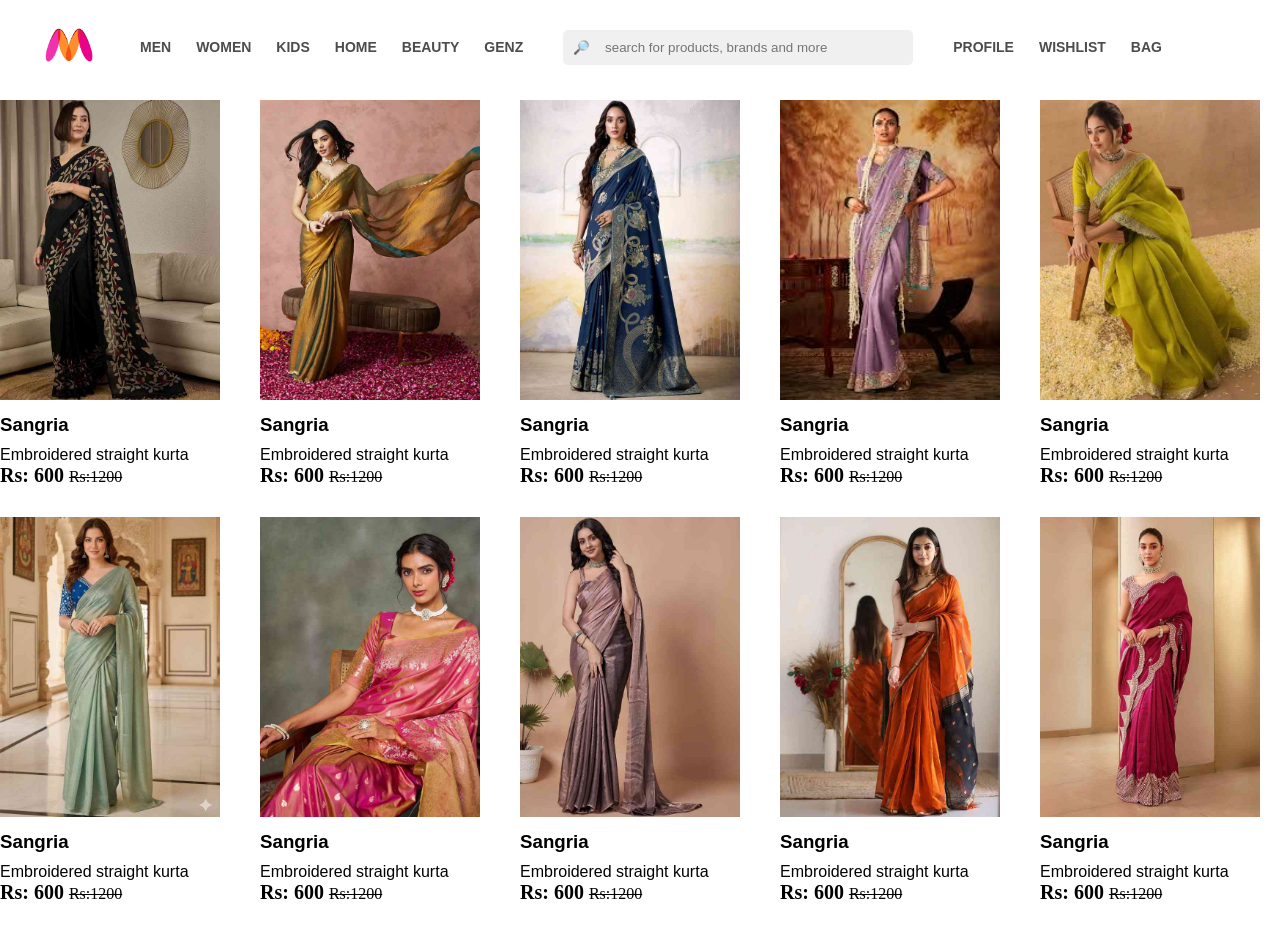
<file: categories/women/sarees.html>
<!DOCTYPE html>
<html lang="en">
<head>
    <meta charset="UTF-8">
    <meta name="viewport" content="width=device-width, initial-scale=1.0">
    <title>Sarees</title>
    <link rel="icon" type="image/png" href="../../pics/myntra_logo.jpg">
    <link rel="stylesheet" href="sarees.css">
</head>
<body>
    <!-- header -->
     <header class="navbar">
    <div>
      <a href="../../index.html">
     <img class="logo" src="../../pics/myntra_logo.jpg">
     </a>
     </div>


     <ul class="nav-links">
        <li><a href="#">Men</a></li>
        <li><a href="Home/women.html">Women</a></li>
        <li><a href="#">Kids</a></li>
        <li><a href="#">Home</a></li>
        <li><a href="#">Beauty</a></li>
        <li><a href="#">Genz</a></li>
     </ul>


     <input class="searchBar" type="text" placeholder= "🔎    search for products, brands and more">
     <ul class="nav-links">
        <li><a href="#">Profile</a></li>
        <li><a href="#">Wishlist</a></li>
        <li><a href="#">Bag</a></li>
     </ul>
    </header>

    <!-- main -->
<main>
    <ul class="SareesList first">
        <div>
            <div>
                <li><img src="../../pics/saree1.jpg"></li>
            </div>
        <h3>Sangria</h3>
        <p>Embroidered straight kurta</p>
       <span class="rp">Rs: 600 </span>
       <span class="mark">Rs:1200</span>
        </div>
        

         <div>
            <div>
                <li><img src="../../pics/saree2.jpg"></li>
            </div>
        <h3>Sangria</h3>
        <p>Embroidered straight kurta</p>
       <span class="rp">Rs: 600 </span>
       <span class="mark">Rs:1200</span>
        </div>


         <div>
            <div>
                <li><img src="../../pics/saree3.jpg"></li>
            </div>
         <h3>Sangria</h3>
        <p>Embroidered straight kurta</p>
       <span class="rp">Rs: 600 </span>
       <span class="mark">Rs:1200</span>
        </div>


         <div>
            <div>
                <li><img src="../../pics/saree4.jpg"></li>
            </div>
         <h3>Sangria</h3>
        <p>Embroidered straight kurta</p>
       <span class="rp">Rs: 600 </span>
       <span class="mark">Rs:1200</span>
        </div>


         <div>
            <div>
                <li><img src="../../pics/saree5.jpg"></li>
            </div>
         <h3>Sangria</h3>
        <p>Embroidered straight kurta</p>
       <span class="rp">Rs: 600 </span>
       <span class="mark">Rs:1200</span>
        </div>

    </ul>

    <ul class="SareesList">
             <div>
            <div>
                <li><img src="../../pics/saree6.jpg"></li>
            </div>
         <h3>Sangria</h3>
        <p>Embroidered straight kurta</p>
       <span class="rp">Rs: 600 </span>
       <span class="mark">Rs:1200</span>
        </div>

         <div>
            <div>
                <li><img src="../../pics/saree7.jpg"></li>
            </div>
         <h3>Sangria</h3>
        <p>Embroidered straight kurta</p>
       <span class="rp">Rs: 600 </span>
       <span class="mark">Rs:1200</span>
        </div>


         <div>
            <div>
                <li><img src="../../pics/saree8.jpg"></li>
            </div>
         <h3>Sangria</h3>
        <p>Embroidered straight kurta</p>
       <span class="rp">Rs: 600 </span>
       <span class="mark">Rs:1200</span>
        </div>


         <div>
            <div>
                <li><img src="../../pics/saree9.jpg"></li>
            </div>
         <h3>Sangria</h3>
        <p>Embroidered straight kurta</p>
       <span class="rp">Rs: 600 </span>
       <span class="mark">Rs:1200</span>
        </div>


         <div>
            <div>
                <li><img src="../../pics/saree10.jpg"></li>
            </div>
         <h3>Sangria</h3>
        <p>Embroidered straight kurta</p>
       <span class="rp">Rs: 600 </span>
       <span class="mark">Rs:1200</span>
        </div>
    </ul>
</main>
</body>
</html>
</file>
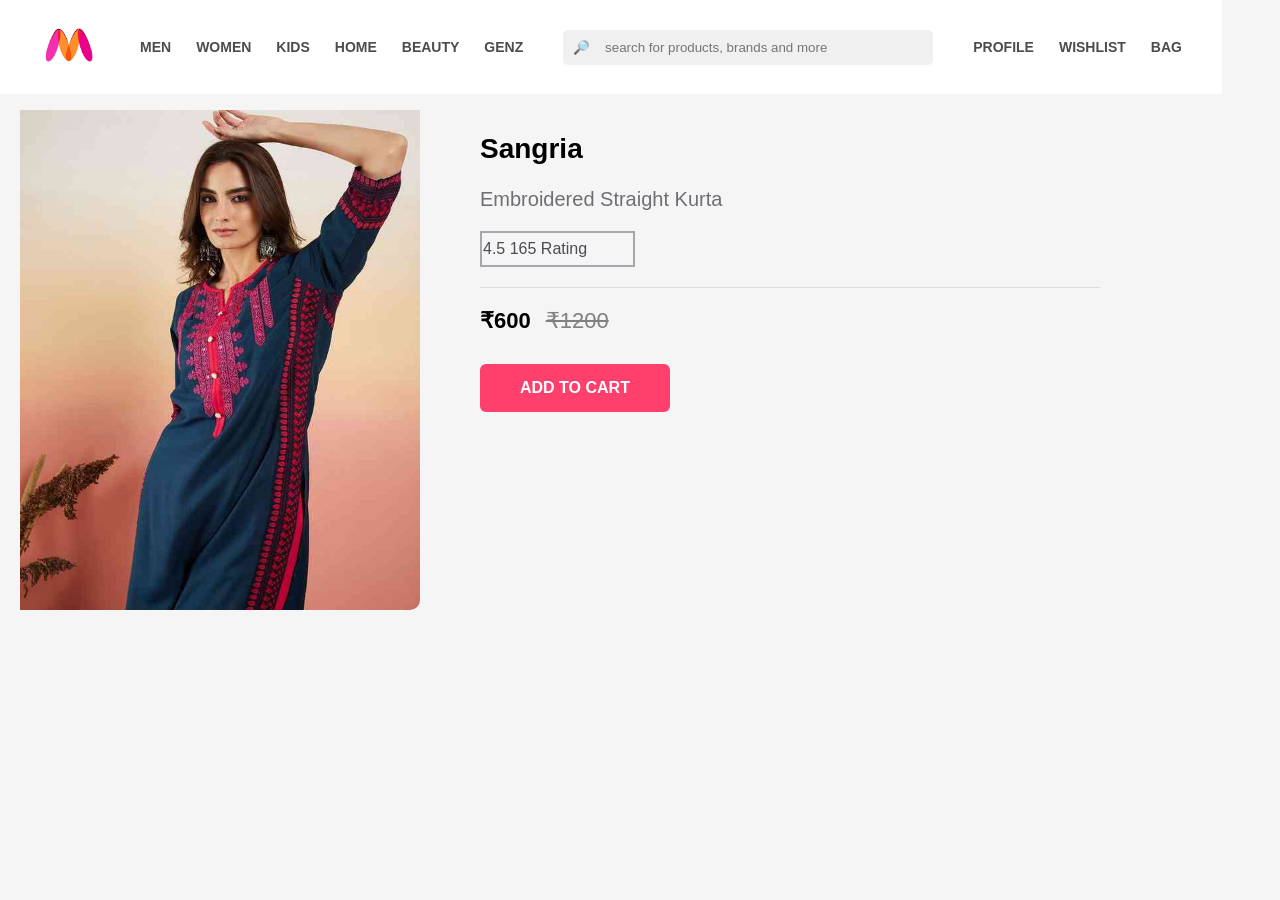
<file: categories/women/Basket/kurtaBuy.html>
<!DOCTYPE html>
<html lang="en">
<head>
    <meta charset="UTF-8">
    <meta name="viewport" content="width=device-width, initial-scale=1.0">
    <title>Myntra</title>
    <link rel="icon" type="image/png" href="../../../pics/myntra_logo.jpg">
    <link rel="stylesheet" href="../../../index.css">
    <link rel="stylesheet" href="kurtaBuy.css">
</head>
<body>

    <!-- header -->
    <header class="navbar">
    <div>
     <a href="../../../index.html">
     <img class="logo"  src="../../../pics/myntra_logo.jpg">
     </a>
     </div>


     <ul class="nav-links">
        <li><a href="#">Men</a></li>
        <li><a href="#">Women</a></li>
        <li><a href="#">Kids</a></li>
        <li><a href="#">Home</a></li>
        <li><a href="#">Beauty</a></li>
        <li><a href="#">Genz</a></li>
     </ul>


     <input class="searchBar" type="text" placeholder= "🔎    search for products, brands and more">
     <ul class="nav-links">
        <li><a href="#">Profile</a></li>
        <li><a href="#">Wishlist</a></li>
        <li><a href="#">Bag</a></li>
     </ul>
    </header>

    <div class="buy">
    </div>
    <script src="../../../scripts/KurtaBuy.js"></script>
</body>
</html>
</file>
<file: index.css>
body{
    margin:0;
}
.logo{
    width: 60px;
    height:auto;
}
.navbar{
    display:flex;
    align-items: center;
    gap:40px;
    padding:15px 40px;
    background-color: white;
    position:fixed;
    z-index: 1000;
}
.nav-links{
    display:flex;
    list-style:none;
    gap:25px;
    margin:0;
    padding:0;
}
.nav-links li a {
    text-decoration: none;
    color: rgb(78, 75, 75);
    font-weight: 550;
    font-size:14px;
    text-transform: uppercase;
    font-family:Arial, Helvetica, sans-serif;
}
.nav-links li a:hover{
     transform: scale(1.05);
  transition: 0.3s;
}
.nav-links li a:hover{
    color: #ff3f6c;
    border-bottom: 2px solid #ff3f6c;
    padding-bottom:5px;
}
.searchBar{
    width:350px;
    padding:10px;
    border:none;
    background-color: #f1f0f0;
    border-radius: 5px;
}
h1{
    color: rgb(78, 75, 75);
    font-family:'Segoe UI', Tahoma, Geneva, Verdana, sans-serif;
    text-transform: uppercase;
    font-size:25px;
    letter-spacing: 3px;
}
.categories{
    display: grid;
    grid-template-columns: repeat(auto-fit, minmax(180px, 1fr));
    list-style: none;
    gap:40px;
}
.pic{
    height:200px;
}
.circle{
  width: 180px;
  height: 180px;
  border-radius: 50%;      
  overflow: hidden;   
  border: 4px solid #f2f2f2;
  box-shadow: 0 4px 10px rgba(0,0,0,0.1);
}
.circle img {
  width: 100%;
  height: 100%;
  object-fit: cover; 
}
.categories-class p {
  margin-top: 15px;
  font-size: 18px;
  font-weight: 600;
  color: #282c3f;
  text-align: center;
}
.circle:hover {
  transform: scale(1.05);
  transition: 0.3s;
}
.group{
    margin-top:70px;
    width:100%;
    max-width:1200px;
    margin-left:auto;
    margin-right:auto;
}
</file>
<file: myntra.css>
body{
    margin:0;
}
.logo{
    width: 60px;
    height:auto;
}
.navbar{
    display:flex;
    align-items: center;
    gap:40px;
    padding:15px 40px;
    background-color: white;
    position:fixed;
    z-index: 1000;
}
.nav-links{
    display:flex;
    list-style:none;
    gap:25px;
    margin:0;
    padding:0;
}
.nav-links li a {
    text-decoration: none;
    color: rgb(78, 75, 75);
    font-weight: 550;
    font-size:14px;
    text-transform: uppercase;
    font-family:Arial, Helvetica, sans-serif;
}
.nav-links li a:hover{
     transform: scale(1.05);
  transition: 0.3s;
}
.nav-links li a:hover{
    color: #ff3f6c;
    border-bottom: 2px solid #ff3f6c;
    padding-bottom:5px;
}
.searchBar{
    width:350px;
    padding:10px;
    border:none;
    background-color: #f1f0f0;
    border-radius: 5px;
}
h1{
    color: rgb(78, 75, 75);
    font-family:'Segoe UI', Tahoma, Geneva, Verdana, sans-serif;
    text-transform: uppercase;
    font-size:25px;
    letter-spacing: 3px;
}
.categories{
    display: flex;
    list-style: none;
    text-decoration: none;
    gap:40px;

}
.pic{
    height:200px;
}
.circle{
  width: 180px;
  height: 180px;
  border-radius: 50%;      
  overflow: hidden;   
  border: 4px solid #f2f2f2;
  box-shadow: 0 4px 10px rgba(0,0,0,0.1);
}
.circle img {
  width: 100%;
  height: 100%;
  object-fit: cover; 
}
.categories-class p {
  margin-top: 15px;
  font-size: 18px;
  font-weight: 600;
  color: #282c3f;
  text-align: center;
}
.circle:hover {
  transform: scale(1.05);
  transition: 0.3s;
}
.group{
    margin-top:70px;
    width:1200px;
}
</file>
<file: profile/pro.css>
main{
    padding-top:140px;
}
body{
    margin:0;
    background-color:#f4dde4;
}
.logo{
    width: 60px;
    height:auto;
}
.navbar{
    display:flex;
    align-items:center;
    gap:40px;
    padding:15px 40px;
    background-color:white;
    position:fixed;
    top:0;
    left:0;
    width:100%;
    z-index:1000;
}
.nav-links{
    display:flex;
    list-style:none;
    gap:25px;
    margin:0;
    padding:0;
}
.nav-links li a {
    text-decoration: none;
    color: rgb(78, 75, 75);
    font-weight: 550;
    font-size:14px;
    text-transform: uppercase;
    font-family:Arial, Helvetica, sans-serif;
}
.nav-links li a:hover{
     transform: scale(1.05);
  transition: 0.3s;
}
.nav-links li a:hover{
    color: #ff3f6c;
    border-bottom: 2px solid #ff3f6c;
    padding-bottom:5px;
}
.searchBar{
    width:350px;
    padding:10px;
    border:none;
    background-color: #f1f0f0;
    border-radius: 5px;
}

body {
    padding:0;
    margin:0;
}
.start {
    align-items: center;
    margin-top:50px;
    width:100%;
    max-width:500px;
    max-height: 50000px;
    margin-left:auto;
    margin-right:auto;
    background-color: white;
}
.details {
    text-align:center;
    padding:10px;
    cursor: pointer;
}
.ad {
    text-align:center;
    padding:10px;
    cursor: pointer;
}
.bar{
    width:350px;
    padding:10px;
    border:none;
    background-color: #f1f0f0;
    border-radius: 5px;
}
.login-btn {
    margin-top: 30px;
    padding: 15px 40px;
    background-color: #e5a6b5;
    color: white;
    border: none;
    font-weight: bold;
    font-size: 16px;
    cursor: pointer;
    border-radius: 6px;
}
.login-btn:hover{
    background-color: #ff3f6c;
}
</file>
<file: categories/Men/pants.css>
* {
    margin: 0;
    padding: 0;
    box-sizing: border-box;
}
.logo{
    width: 60px;
    height:auto;
}
.navbar{
    display:flex;
    align-items: center;
    gap:40px;
    padding:15px 40px;
    background-color: white;
    position:fixed;
}
.nav-links{
    display:flex;
    list-style:none;
    gap:25px;
    margin:0;
    padding:0;
}
.nav-links li a {
    text-decoration: none;
    color: rgb(78, 75, 75);
    font-weight: 550;
    font-size:14px;
    text-transform: uppercase;
    font-family:Arial, Helvetica, sans-serif;
}
.nav-links li a:hover{
     transform: scale(1.05);
  transition: 0.3s;
}
.nav-links li a:hover{
    color: #ff3f6c;
    border-bottom: 2px solid #ff3f6c;
    padding-bottom:5px;
}
.searchBar{
    width:350px;
    padding:10px;
    border:none;
    background-color: #f1f0f0;
    border-radius: 5px;
}
.first{
    padding-top:100px;
}
.PantList{
    padding-bottom: 30px;
    text-decoration: none;
    list-style: none;
    display:flex;
    gap:40px;
}
img{
    height:300px;
    width:220px;
}
p,h3{
    font-family: Arial, Helvetica, sans-serif;
    padding-top:10px;

}
.mark{
    text-decoration: line-through;
}
.rp{
    font-size: 20px;
    font-weight: bold;
}
</file>
<file: categories/Men/shirts.css>
* {
    margin: 0;
    padding: 0;
    box-sizing: border-box;
}
.logo{
    width: 60px;
    height:auto;
}
.navbar{
    display:flex;
    align-items: center;
    gap:40px;
    padding:15px 40px;
    background-color: white;
    position:fixed;
}
.nav-links{
    display:flex;
    list-style:none;
    gap:25px;
    margin:0;
    padding:0;
}
.nav-links li a {
    text-decoration: none;
    color: rgb(78, 75, 75);
    font-weight: 550;
    font-size:14px;
    text-transform: uppercase;
    font-family:Arial, Helvetica, sans-serif;
}
.nav-links li a:hover{
     transform: scale(1.05);
  transition: 0.3s;
}
.nav-links li a:hover{
    color: #ff3f6c;
    border-bottom: 2px solid #ff3f6c;
    padding-bottom:5px;
}
.searchBar{
    width:350px;
    padding:10px;
    border:none;
    background-color: #f1f0f0;
    border-radius: 5px;
}
.first{
    padding-top:100px;
}
.ShirtsList{
    padding-bottom: 30px;
    text-decoration: none;
    list-style: none;
    display:flex;
    gap:40px;
}
img{
    height:300px;
    width:220px;
}
p,h3{
    font-family: Arial, Helvetica, sans-serif;
    padding-top:10px;

}
.mark{
    text-decoration: line-through;
}
.rp{
    font-size: 20px;
    font-weight: bold;
}
</file>
<file: categories/Men/shoe.css>
* {
    margin: 0;
    padding: 0;
    box-sizing: border-box;
}
.logo{
    width: 60px;
    height:auto;
}
.navbar{
    display:flex;
    align-items: center;
    gap:40px;
    padding:15px 40px;
    background-color: white;
    position:fixed;
}
.nav-links{
    display:flex;
    list-style:none;
    gap:25px;
    margin:0;
    padding:0;
}
.nav-links li a {
    text-decoration: none;
    color: rgb(78, 75, 75);
    font-weight: 550;
    font-size:14px;
    text-transform: uppercase;
    font-family:Arial, Helvetica, sans-serif;
}
.nav-links li a:hover{
     transform: scale(1.05);
  transition: 0.3s;
}
.nav-links li a:hover{
    color: #ff3f6c;
    border-bottom: 2px solid #ff3f6c;
    padding-bottom:5px;
}
.searchBar{
    width:350px;
    padding:10px;
    border:none;
    background-color: #f1f0f0;
    border-radius: 5px;
}
.first{
    padding-top:100px;
}
.ShoeList{
    padding-bottom: 30px;
    text-decoration: none;
    list-style: none;
    display:flex;
    gap:40px;
}
img{
    height:300px;
    width:220px;
}
p,h3{
    font-family: Arial, Helvetica, sans-serif;
    padding-top:10px;

}
.mark{
    text-decoration: line-through;
}
.rp{
    font-size: 20px;
    font-weight: bold;
}
</file>
<file: categories/Men/t-shirts.css>
* {
    margin: 0;
    padding: 0;
    box-sizing: border-box;
}
.logo{
    width: 60px;
    height:auto;
}
.navbar{
    display:flex;
    align-items: center;
    gap:40px;
    padding:15px 40px;
    background-color: white;
    position:fixed;
}
.nav-links{
    display:flex;
    list-style:none;
    gap:25px;
    margin:0;
    padding:0;
}
.nav-links li a {
    text-decoration: none;
    color: rgb(78, 75, 75);
    font-weight: 550;
    font-size:14px;
    text-transform: uppercase;
    font-family:Arial, Helvetica, sans-serif;
}
.nav-links li a:hover{
     transform: scale(1.05);
  transition: 0.3s;
}
.nav-links li a:hover{
    color: #ff3f6c;
    border-bottom: 2px solid #ff3f6c;
    padding-bottom:5px;
}
.searchBar{
    width:350px;
    padding:10px;
    border:none;
    background-color: #f1f0f0;
    border-radius: 5px;
}
.first{
    padding-top:100px;
}
.TShirtsList{
    padding-bottom: 30px;
    text-decoration: none;
    list-style: none;
    display:flex;
    gap:40px;
}
img{
    height:300px;
    width:220px;
}
p,h3{
    font-family: Arial, Helvetica, sans-serif;
    padding-top:10px;

}
.mark{
    text-decoration: line-through;
}
.rp{
    font-size: 20px;
    font-weight: bold;
}
</file>
<file: categories/Men/watches.css>
* {
    margin: 0;
    padding: 0;
    box-sizing: border-box;
}
.logo{
    width: 60px;
    height:auto;
}
.navbar{
    display:flex;
    align-items: center;
    gap:40px;
    padding:15px 40px;
    background-color: white;
    position:fixed;
}
.nav-links{
    display:flex;
    list-style:none;
    gap:25px;
    margin:0;
    padding:0;
}
.nav-links li a {
    text-decoration: none;
    color: rgb(78, 75, 75);
    font-weight: 550;
    font-size:14px;
    text-transform: uppercase;
    font-family:Arial, Helvetica, sans-serif;
}
.nav-links li a:hover{
     transform: scale(1.05);
  transition: 0.3s;
}
.nav-links li a:hover{
    color: #ff3f6c;
    border-bottom: 2px solid #ff3f6c;
    padding-bottom:5px;
}
.searchBar{
    width:350px;
    padding:10px;
    border:none;
    background-color: #f1f0f0;
    border-radius: 5px;
}
.first{
    padding-top:100px;
}
.WatchesList{
    padding-bottom: 30px;
    text-decoration: none;
    list-style: none;
    display:flex;
    gap:40px;
}
img{
    height:300px;
    width:220px;
}
p,h3{
    font-family: Arial, Helvetica, sans-serif;
    padding-top:10px;

}
.mark{
    text-decoration: line-through;
}
.rp{
    font-size: 20px;
    font-weight: bold;
}
</file>
<file: categories/women/dresses.css>
* {
    margin: 0;
    padding: 0;
    box-sizing: border-box;
}
.logo{
    width: 60px;
    height:auto;
}
.navbar{
    display:flex;
    align-items: center;
    gap:40px;
    padding:15px 40px;
    background-color: white;
    position:fixed;
}
.nav-links{
    display:flex;
    list-style:none;
    gap:25px;
    margin:0;
    padding:0;
}
.nav-links li a {
    text-decoration: none;
    color: rgb(78, 75, 75);
    font-weight: 550;
    font-size:14px;
    text-transform: uppercase;
    font-family:Arial, Helvetica, sans-serif;
}
.nav-links li a:hover{
     transform: scale(1.05);
  transition: 0.3s;
}
.nav-links li a:hover{
    color: #ff3f6c;
    border-bottom: 2px solid #ff3f6c;
    padding-bottom:5px;
}
.searchBar{
    width:350px;
    padding:10px;
    border:none;
    background-color: #f1f0f0;
    border-radius: 5px;
}
.first{
    padding-top:100px;
}
.DressesList{
    padding-bottom: 30px;
    text-decoration: none;
    list-style: none;
    display:flex;
    gap:40px;
}
.DressesList {
    display: grid;
    grid-template-columns: repeat(5, 1fr); 
}
img{
    height:300px;
    width:220px;
}
p,h3{
    font-family: Arial, Helvetica, sans-serif;
    padding-top:10px;

}
.mark{
    text-decoration: line-through;
}
.rp{
    font-size: 20px;
    font-weight: bold;
}
</file>
<file: categories/women/handbags.css>
* {
    margin: 0;
    padding: 0;
    box-sizing: border-box;
}
.logo{
    width: 60px;
    height:auto;
}
.navbar{
    display:flex;
    align-items: center;
    gap:40px;
    padding:15px 40px;
    background-color: white;
    position:fixed;
}
.nav-links{
    display:flex;
    list-style:none;
    gap:25px;
    margin:0;
    padding:0;
}
.nav-links li a {
    text-decoration: none;
    color: rgb(78, 75, 75);
    font-weight: 550;
    font-size:14px;
    text-transform: uppercase;
    font-family:Arial, Helvetica, sans-serif;
}
.nav-links li a:hover{
     transform: scale(1.05);
  transition: 0.3s;
}
.nav-links li a:hover{
    color: #ff3f6c;
    border-bottom: 2px solid #ff3f6c;
    padding-bottom:5px;
}
.searchBar{
    width:350px;
    padding:10px;
    border:none;
    background-color: #f1f0f0;
    border-radius: 5px;
}
.first{
    padding-top:100px;
}
.BagsList{
    padding-bottom: 30px;
    text-decoration: none;
    list-style: none;
    display:flex;
    gap:40px;
}
img{
    height:300px;
    width:220px;
}
p,h3{
    font-family: Arial, Helvetica, sans-serif;
    padding-top:10px;

}
.mark{
    text-decoration: line-through;
}
.rp{
    font-size: 20px;
    font-weight: bold;
}
</file>
<file: categories/women/kurta.css>
* {
    margin: 0;
    padding: 0;
    box-sizing: border-box;
}
.logo{
    width: 60px;
    height:auto;
}
.navbar{
    display:flex;
    align-items: center;
    gap:40px;
    padding:15px 40px;
    background-color: white;
    position:fixed;
}

.nav-links{
    display:flex;
    list-style:none;
    gap:25px;
    margin:0;
    padding:0;
}
.nav-links li a {
    text-decoration: none;
    color: rgb(78, 75, 75);
    font-weight: 550;
    font-size:14px;
    text-transform: uppercase;
    font-family:Arial, Helvetica, sans-serif;
}
.nav-links li a:hover{
     transform: scale(1.05);
  transition: 0.3s;
}
.nav-links li a:hover{
    color: #ff3f6c;
    border-bottom: 2px solid #ff3f6c;
    padding-bottom:5px;
}
.searchBar{
    width:350px;
    padding:10px;
    border:none;
    background-color: #f1f0f0;
    border-radius: 5px;
}
.first{
    padding-top:100px;
}

.kurtaList{
    padding-bottom: 30px;
    text-decoration: none;
    list-style: none;
    display:flex;
    gap:40px;
}
.kurtaList {
    display: grid;
    grid-template-columns: repeat(5, 1fr); 
}

img{
    height:300px;
    width:220px;
}
p,h3{
    font-family: Arial, Helvetica, sans-serif;
    padding-top:10px;

}
.mark{
    text-decoration: line-through;
}
.rp{
    font-size: 20px;
    font-weight: bold;
}
</file>
<file: categories/women/sarees.css>
* {
    margin: 0;
    padding: 0;
    box-sizing: border-box;
}
.logo{
    width: 60px;
    height:auto;
}
.navbar{
    display:flex;
    align-items: center;
    gap:40px;
    padding:15px 40px;
    background-color: white;
    position:fixed;
}
.nav-links{
    display:flex;
    list-style:none;
    gap:25px;
    margin:0;
    padding:0;
}
.nav-links li a {
    text-decoration: none;
    color: rgb(78, 75, 75);
    font-weight: 550;
    font-size:14px;
    text-transform: uppercase;
    font-family:Arial, Helvetica, sans-serif;
}
.nav-links li a:hover{
     transform: scale(1.05);
  transition: 0.3s;
}
.nav-links li a:hover{
    color: #ff3f6c;
    border-bottom: 2px solid #ff3f6c;
    padding-bottom:5px;
}
.searchBar{
    width:350px;
    padding:10px;
    border:none;
    background-color: #f1f0f0;
    border-radius: 5px;
}
.first{
    padding-top:100px;
}
.SareesList{
    padding-bottom: 30px;
    text-decoration: none;
    list-style: none;
    display:flex;
    gap:40px;
}
img{
    height:300px;
    width:220px;
}
p,h3{
    font-family: Arial, Helvetica, sans-serif;
    padding-top:10px;

}
.mark{
    text-decoration: line-through;
}
.rp{
    font-size: 20px;
    font-weight: bold;
}
</file>
<file: categories/women/Basket/kurtaBuy.css>
body {
    margin:0;
    font-family: Arial, sans-serif;
    background-color: #f5f5f6;
}
.product-container {
    display: flex;
    max-width: 1100px;
    gap: 60px;
}

.pic {
    padding-top:110px;
    padding-left:20px;
    width: 400px;
    height:500px;
    border-radius: 10px;
    display: block;
}

/* RIGHT DETAILS */
.right {
    flex: 1;
    padding-top: 110px;
}
.brand {
    font-size: 28px;
    font-weight: 700;
}

.name {
    font-size: 20px;
    color: #6e6e73;

}
.price-section {

    font-size: 22px;
    display: flex;
    align-items: center;
    gap: 15px;
}

.price {
    font-weight: bold;
}

.mark {
    text-decoration: line-through;
    color: gray;
}
.rate {
    padding-left:1px;
    color:#4b4b51;
    height:auto;
    width:150px;
    line-height: 0px;
    border:2px solid #a6a6ac;
}
hr {
    border: none;
    border-top: 1px solid #ddd;
    margin: 20px 0;
}
.cart-btn {
    margin-top: 30px;
    padding: 15px 40px;
    background-color: #ff3f6c;
    color: white;
    border: none;
    font-weight: bold;
    font-size: 16px;
    cursor: pointer;
    border-radius: 6px;
}

.cart-btn:hover {
    background-color: #e6335f;
}
</file>
